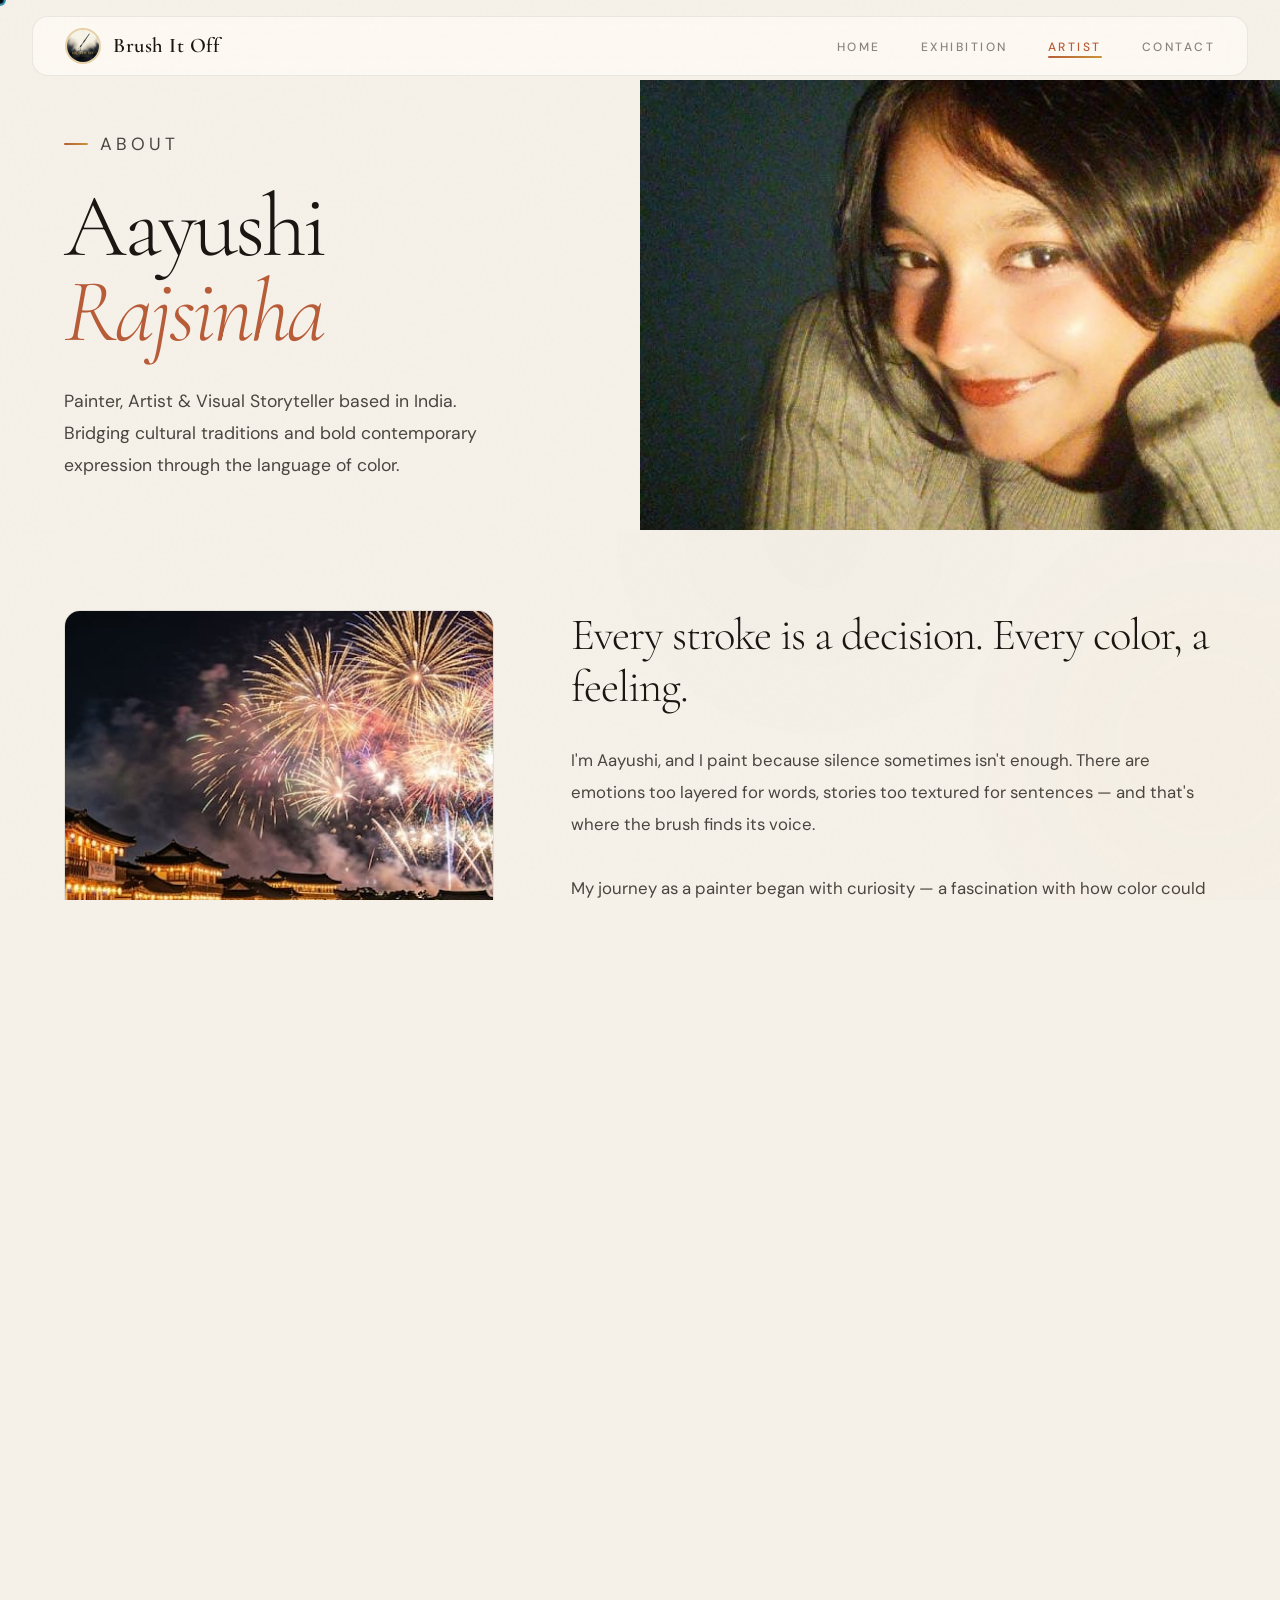
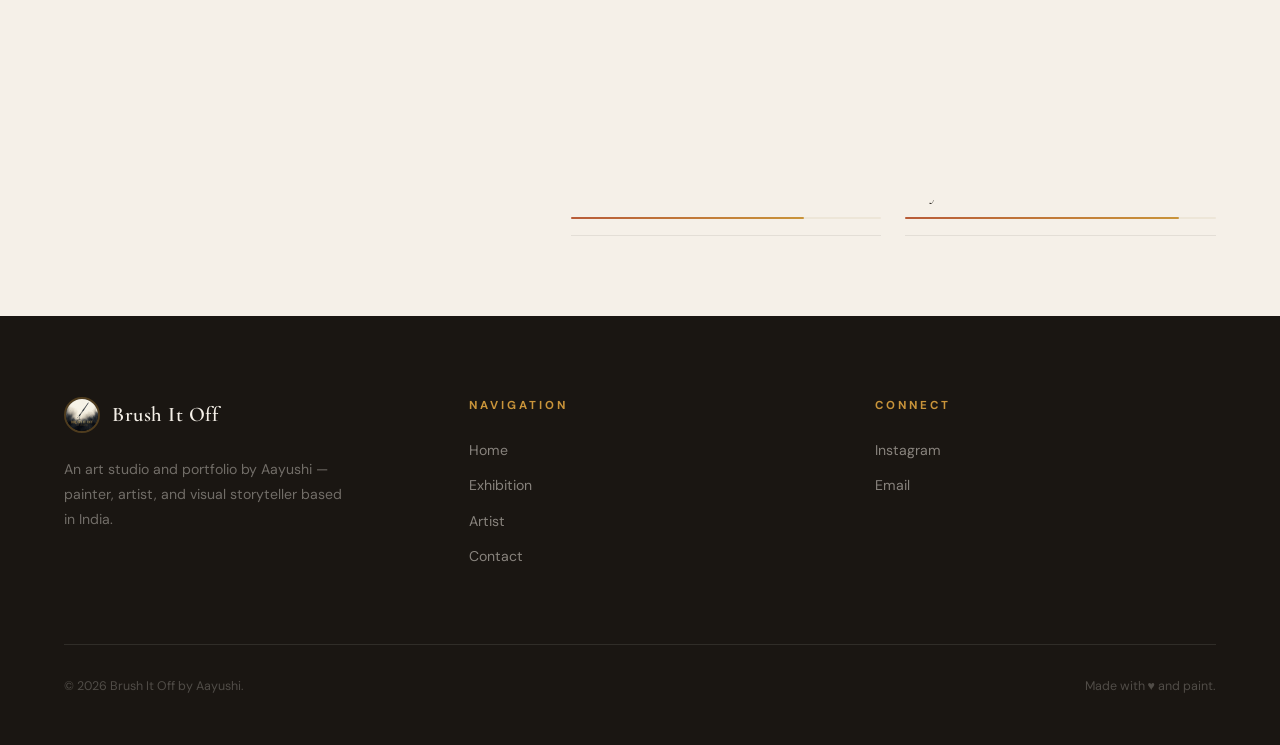
<file: about.html>
<!DOCTYPE html>
<html lang="en">
<head>
  <meta charset="UTF-8">
  <meta name="viewport" content="width=device-width, initial-scale=1.0">
  <meta name="description" content="Learn about Aayushi, the painter behind Brush It Off — her story, philosophy, and artistic journey.">
  <title>Artist | Brush It Off</title>
  <link rel="preconnect" href="https://fonts.googleapis.com">
  <link rel="preconnect" href="https://fonts.gstatic.com" crossorigin>
  <link href="https://fonts.googleapis.com/css2?family=Cormorant+Garamond:ital,wght@0,300;0,400;0,600;1,300;1,400&family=DM+Sans:ital,opsz,wght@0,9..40,300;0,9..40,400;0,9..40,500;1,9..40,300&display=swap" rel="stylesheet">
  <link rel="stylesheet" href="css/styles.css">
</head>
<body>

<div class="scroll-progress" id="scroll-progress"></div>
<div class="ambient-glow">
  <div class="glow-orb orb-1"></div>
  <div class="glow-orb orb-2"></div>
  <div class="glow-orb orb-3"></div>
</div>

<div class="cursor" id="cursor"><div class="cursor-ball"></div></div>
<div class="page-skin" id="page-skin"></div>


<header class="transparent" id="header">
  <a href="index.html" class="logo-wrap nav-link">
    <img src="assets/logo.jpg" alt="Brush It Off Logo" onerror="this.style.display='none'">
    Brush It Off
  </a>
  <nav>
    <ul>
      <li><a href="index.html" class="nav-link">Home</a></li>
      <li><a href="gallery.html" class="nav-link">Exhibition</a></li>
      <li><a href="about.html" class="active nav-link">Artist</a></li>
      <li><a href="contact.html" class="nav-link">Contact</a></li>
    </ul>
  </nav>
</header>

<!-- ABOUT HERO -->
<section class="about-page-hero">
  <div class="about-hero-left">
    <p class="section-label">About</p>
    <h1>Aayushi<br><em>Rajsinha</em></h1>
    <p>Painter, Artist &amp; Visual Storyteller based in India. Bridging cultural traditions and bold contemporary expression through the language of color.</p>
  </div>
  <div class="about-hero-right">
    <img src="assets/artist-photo.jpg" alt="Aayushi – Artist Portrait" onerror="this.src='assets/hero-4.jpeg'">
  </div>
</section>

<!-- MAIN ABOUT BODY -->
<section class="about-body">
  <div class="about-sticky-left reveal-left">
    <img src="assets/hero-4.jpeg" alt="Artwork by Aayushi">
    <div class="signature">— Aayushi</div>
  </div>

  <div class="about-right reveal-right">
    <h2>Every stroke is a decision. Every color, a feeling.</h2>

    <p>
      I'm Aayushi, and I paint because silence sometimes isn't enough. There are emotions too layered for words, stories too textured for sentences — and that's where the brush finds its voice.
    </p>

    <p>
      My journey as a painter began with curiosity — a fascination with how color could carry the weight of culture, memory, and myth. Growing up surrounded by the rich visual vocabulary of Indian art, I found myself drawn to the characters, patterns, and spiritual narratives that define our heritage.
    </p>

    <div class="pull-quote">
      "I don't paint what I see. I paint what I feel when I close my eyes and let the canvas breathe."
    </div>

    <p>
      Over time, this evolved into a language of my own. <strong>Brush It Off</strong> was born from this — an invitation to experience art that is unapologetically expressive. My work spans canvas paintings, intricate mandala dot-art, bold folk figures, and modern cubist compositions — always anchored in authenticity.
    </p>

    <p>
      Each piece begins with a feeling: a melody overheard, a moment of stillness, a burst of cultural pride. That seed grows into a sketch, then a palette, then a fully realized world on canvas. I believe art should make you feel something before you understand it.
    </p>

    <div class="skills-wrap">
      <h3>Mediums &amp; Styles</h3>
      <div class="skills-grid stagger">
        <div class="skill-item">
          <span>Canvas Painting</span>
          <div class="skill-bar"><div class="skill-fill" style="width:95%"></div></div>
        </div>
        <div class="skill-item">
          <span>Mandala &amp; Dot Art</span>
          <div class="skill-bar"><div class="skill-fill" style="width:90%"></div></div>
        </div>
        <div class="skill-item">
          <span>Indian Folk Art</span>
          <div class="skill-bar"><div class="skill-fill" style="width:85%"></div></div>
        </div>
        <div class="skill-item">
          <span>Abstract &amp; Cubism</span>
          <div class="skill-bar"><div class="skill-fill" style="width:80%"></div></div>
        </div>
        <div class="skill-item">
          <span>Watercolour</span>
          <div class="skill-bar"><div class="skill-fill" style="width:75%"></div></div>
        </div>
        <div class="skill-item">
          <span>Acrylic</span>
          <div class="skill-bar"><div class="skill-fill" style="width:88%"></div></div>
        </div>
      </div>
    </div>
  </div>
</section>

<footer>
  <div class="footer-brand">
    <a href="index.html" class="logo-wrap nav-link" style="margin-bottom:1.5rem;display:flex;">
      <img src="assets/logo.jpg" alt="Logo" onerror="this.style.display='none'">Brush It Off
    </a>
    <p>An art studio and portfolio by Aayushi — painter, artist, and visual storyteller based in India.</p>
  </div>
  <div class="footer-col">
    <h4>Navigation</h4>
    <a href="index.html" class="nav-link">Home</a>
    <a href="gallery.html" class="nav-link">Exhibition</a>
    <a href="about.html" class="nav-link">Artist</a>
    <a href="contact.html" class="nav-link">Contact</a>
  </div>
  <div class="footer-col">
    <h4>Connect</h4>
    <a href="https://www.instagram.com/brush_it_0ff/" target="_blank" rel="noopener noreferrer">Instagram</a>
    <a href="mailto:rajsinhaaayushifr16@gmail.com">Email</a>
  </div>
  <div class="footer-bottom">
    <span>&copy; 2026 Brush It Off by Aayushi.</span>
    <span>Made with ♥ and paint.</span>
  </div>
</footer>

<script src="js/main.js"></script>
</body>
</html>
</file>
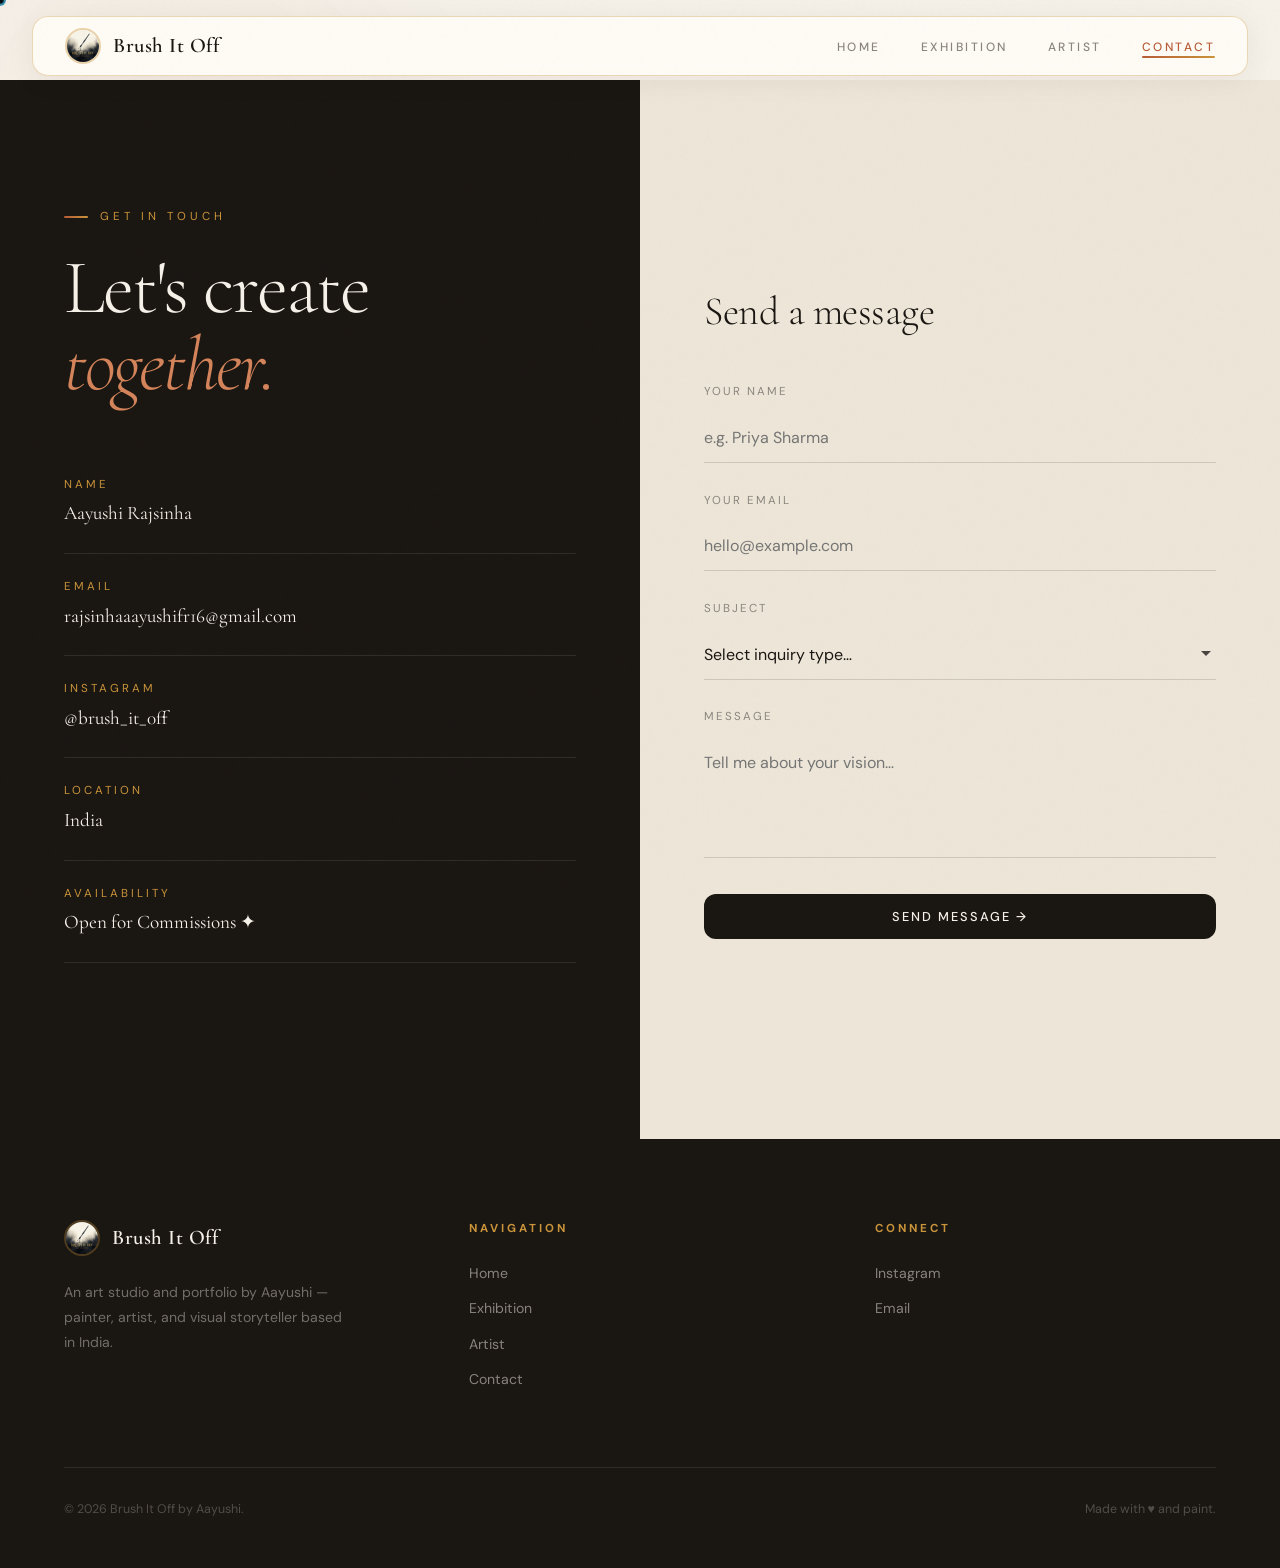
<file: contact.html>
<!DOCTYPE html>
<html lang="en">
<head>
  <meta charset="UTF-8">
  <meta name="viewport" content="width=device-width, initial-scale=1.0">
  <meta name="description" content="Contact Aayushi — Brush It Off. Commissions, collaborations and inquiries.">
  <title>Contact | Brush It Off</title>
  <link rel="preconnect" href="https://fonts.googleapis.com">
  <link rel="preconnect" href="https://fonts.gstatic.com" crossorigin>
  <link href="https://fonts.googleapis.com/css2?family=Cormorant+Garamond:ital,wght@0,300;0,400;0,600;1,300;1,400&family=DM+Sans:ital,opsz,wght@0,9..40,300;0,9..40,400;0,9..40,500;1,9..40,300&display=swap" rel="stylesheet">
  <link rel="stylesheet" href="css/styles.css">
</head>
<body>

<div class="scroll-progress" id="scroll-progress"></div>
<div class="ambient-glow">
  <div class="glow-orb orb-1"></div>
  <div class="glow-orb orb-2"></div>
  <div class="glow-orb orb-3"></div>
</div>

<div class="cursor" id="cursor"><div class="cursor-ball"></div></div>
<div class="page-skin" id="page-skin"></div>


<header class="solid" id="header">
  <a href="index.html" class="logo-wrap nav-link">
    <img src="assets/logo.jpg" alt="Brush It Off Logo" onerror="this.style.display='none'">
    Brush It Off
  </a>
  <nav>
    <ul>
      <li><a href="index.html" class="nav-link">Home</a></li>
      <li><a href="gallery.html" class="nav-link">Exhibition</a></li>
      <li><a href="about.html" class="nav-link">Artist</a></li>
      <li><a href="contact.html" class="active nav-link">Contact</a></li>
    </ul>
  </nav>
</header>

<main class="contact-hero">

  <!-- LEFT SIDE: Info -->
  <div class="contact-left">
    <p class="section-label" style="color:var(--gold);">Get in Touch</p>
    <h1>Let's create<br><em>together.</em></h1>

    <div class="contact-info-list">
      <div class="contact-info-item">
        <label>Name</label>
        <span>Aayushi Rajsinha</span>
      </div>
      <div class="contact-info-item">
        <label>Email</label>
        <a href="mailto:rajsinhaaayushifr16@gmail.com">rajsinhaaayushifr16@gmail.com</a>
      </div>
      <div class="contact-info-item">
        <label>Instagram</label>
        <a href="https://www.instagram.com/brush_it_0ff/" target="_blank" rel="noopener noreferrer">@brush_it_0ff</a>
      </div>
      <div class="contact-info-item">
        <label>Location</label>
        <span>India</span>
      </div>
      <div class="contact-info-item">
        <label>Availability</label>
        <span>Open for Commissions ✦</span>
      </div>
    </div>
  </div>

  <!-- RIGHT SIDE: Form -->
  <div class="contact-right">
    <form class="contact-form" action="https://formspree.io/f/xnjokkob" method="POST">
      <h2>Send a message</h2>

      <div class="form-group">
        <label for="name">Your Name</label>
        <input type="text" id="name" name="name" placeholder="e.g. Priya Sharma" required>
      </div>

      <div class="form-group">
        <label for="email">Your Email</label>
        <input type="email" id="email" name="email" placeholder="hello@example.com" required>
      </div>

      <div class="form-group">
        <label for="subject">Subject</label>
        <select id="subject" name="subject">
          <option value="">Select inquiry type…</option>
          <option value="Commission a Painting">Commission a Painting</option>
          <option value="Purchase Existing Work">Purchase Existing Work</option>
          <option value="Collaboration">Collaboration</option>
          <option value="General Inquiry">General Inquiry</option>
        </select>
      </div>

      <div class="form-group">
        <label for="message">Message</label>
        <textarea id="message" name="message" placeholder="Tell me about your vision…" required></textarea>
      </div>

      <button type="submit" class="btn-primary" style="width:100%;justify-content:center;">Send Message →</button>
    </form>
  </div>

</main>

<footer>
  <div class="footer-brand">
    <a href="index.html" class="logo-wrap nav-link" style="margin-bottom:1.5rem;display:flex;">
      <img src="assets/logo.jpg" alt="Logo" onerror="this.style.display='none'">Brush It Off
    </a>
    <p>An art studio and portfolio by Aayushi — painter, artist, and visual storyteller based in India.</p>
  </div>
  <div class="footer-col">
    <h4>Navigation</h4>
    <a href="index.html" class="nav-link">Home</a>
    <a href="gallery.html" class="nav-link">Exhibition</a>
    <a href="about.html" class="nav-link">Artist</a>
    <a href="contact.html" class="nav-link">Contact</a>
  </div>
  <div class="footer-col">
    <h4>Connect</h4>
    <a href="https://www.instagram.com/brush_it_0ff/" target="_blank" rel="noopener">Instagram</a>
    <a href="mailto:rajsinhaaayushifr16@gmail.com">Email</a>
  </div>
  <div class="footer-bottom">
    <span>&copy; 2026 Brush It Off by Aayushi.</span>
    <span>Made with ♥ and paint.</span>
  </div>
</footer>

<script src="js/main.js"></script>

</body>
</html>
</file>
<file: css/styles.css>
@import url('https://fonts.googleapis.com/css2?family=Cormorant+Garamond:ital,wght@0,300;0,400;0,600;1,300;1,400;1,600&family=DM+Sans:ital,opsz,wght@0,9..40,300;0,9..40,400;0,9..40,500;1,9..40,300&display=swap');

/* =====================
   DESIGN TOKENS — Warm Light Palette
   ===================== */
:root {
  --cream:       #F5F0E8;
  --cream-dark:  #EDE6D8;
  --ink:         #1A1612;
  --ink-soft:    #4A4540;
  --white:       #FFFDF8;
  --clay:        #B85C38;
  --clay-light:  #D4845A;
  --gold:        #C9943A;
  --gold-light:  #E8B96A;
  --sage:        #5E7A5A;
  --muted:       #8A857E;

  --bg-deep:     #F5F0E8;
  --bg-card:     #FFFDF8;
  --bg-surface:  #EDE6D8;
  --border-subtle: rgba(26,22,18,0.08);
  --border-glow:   rgba(201,148,58,0.35);

  --font-display: 'Cormorant Garamond', serif;
  --font-body:    'DM Sans', sans-serif;

  --ease:     cubic-bezier(0.77, 0, 0.175, 1);
  --ease-out: cubic-bezier(0.16, 1, 0.3, 1);
  --nav-h:    80px;

  --glow-gold: 0 0 40px rgba(201,148,58,0.12), 0 0 80px rgba(201,148,58,0.05);
  --glow-clay: 0 0 30px rgba(184,92,56,0.15);
}

/* =====================
   RESET & BASE
   ===================== */
*, *::before, *::after { margin: 0; padding: 0; box-sizing: border-box; }
html { scroll-behavior: smooth; }

body {
  background-color: var(--cream);
  color: var(--ink);
  font-family: var(--font-body);
  font-size: 16px;
  line-height: 1.6;
  overflow-x: hidden;
  cursor: none;
}

a { text-decoration: none; color: inherit; }
ul { list-style: none; }
img { display: block; max-width: 100%; }

/* =====================
   AMBIENT GLOW ORBS
   ===================== */
.ambient-glow {
  position: fixed;
  inset: 0;
  pointer-events: none;
  z-index: 0;
  overflow: hidden;
}
.glow-orb {
  position: absolute;
  border-radius: 50%;
  filter: blur(120px);
  opacity: 0.45;
  animation: orbFloat 20s ease-in-out infinite alternate;
}
.glow-orb.orb-1 {
  width: 500px; height: 500px;
  background: radial-gradient(circle, rgba(184,92,56,0.15), transparent 70%);
  top: -10%; left: -5%;
}
.glow-orb.orb-2 {
  width: 400px; height: 400px;
  background: radial-gradient(circle, rgba(201,148,58,0.12), transparent 70%);
  bottom: -5%; right: -10%;
  animation-delay: -7s;
}
.glow-orb.orb-3 {
  width: 350px; height: 350px;
  background: radial-gradient(circle, rgba(94,122,90,0.1), transparent 70%);
  top: 40%; left: 50%;
  animation-delay: -14s;
}
@keyframes orbFloat {
  0%   { transform: translate(0, 0) scale(1); }
  33%  { transform: translate(80px, -60px) scale(1.15); }
  66%  { transform: translate(-40px, 50px) scale(0.9); }
  100% { transform: translate(20px, -20px) scale(1.05); }
}

/* =====================
   GRAIN TEXTURE
   ===================== */
body::after {
  content: '';
  position: fixed;
  inset: 0;
  pointer-events: none;
  z-index: 99997;
  background-image: url("data:image/svg+xml,%3Csvg viewBox='0 0 256 256' xmlns='http://www.w3.org/2000/svg'%3E%3Cfilter id='noise'%3E%3CfeTurbulence type='fractalNoise' baseFrequency='0.9' numOctaves='4' stitchTiles='stitch'/%3E%3C/filter%3E%3Crect width='100%25' height='100%25' filter='url(%23noise)' opacity='0.03'/%3E%3C/svg%3E");
  opacity: 0.35;
}

/* =====================
   CURSOR
   ===================== */
.cursor {
  position: fixed;
  pointer-events: none;
  z-index: 99999;
  mix-blend-mode: difference;
}
.cursor-ball {
  position: absolute;
  top: 0; left: 0;
  width: 12px; height: 12px;
  border-radius: 50%;
  background: var(--clay);
  transform: translate(-50%, -50%);
  transition: transform 0.15s var(--ease-out), width 0.3s var(--ease-out), height 0.3s var(--ease-out);
}
.cursor.enlarged .cursor-ball {
  width: 60px; height: 60px;
  background: rgba(184,92,56,0.15);
  border: 1px solid var(--clay);
}

/* =====================
   PAGE TRANSITION
   ===================== */
.page-skin {
  position: fixed;
  inset: 0;
  background: var(--cream);
  z-index: 9998;
  transform: translateY(100%);
  transition: transform 0.8s var(--ease);
}
.page-skin.entering { transform: translateY(0); }
.page-skin.leaving  { transform: translateY(-100%); }

/* =====================
   HEADER — glassmorphism (light)
   ===================== */
header {
  position: fixed;
  top: 1rem; left: 50%;
  transform: translateX(-50%);
  width: calc(100% - 4rem);
  max-width: 1300px;
  height: 60px;
  display: flex;
  align-items: center;
  justify-content: space-between;
  padding: 0 2rem;
  z-index: 900;
  background: rgba(255,253,248,0.7);
  backdrop-filter: blur(20px) saturate(1.5);
  -webkit-backdrop-filter: blur(20px) saturate(1.5);
  border: 1px solid var(--border-subtle);
  border-radius: 16px;
  transition: background 0.4s, border-color 0.4s, box-shadow 0.4s;
}
header:hover {
  border-color: var(--border-glow);
  box-shadow: var(--glow-gold);
}
header.transparent { color: var(--ink); }
header.solid {
  background: rgba(255,253,248,0.85);
  border-color: var(--border-glow);
  color: var(--ink);
  box-shadow: 0 4px 30px rgba(26,22,18,0.06);
}

.logo-wrap {
  display: flex;
  align-items: center;
  gap: 12px;
  font-family: var(--font-display);
  font-size: 1.3rem;
  font-weight: 600;
  letter-spacing: 0.5px;
  color: var(--ink);
}
.logo-wrap img {
  height: 36px; width: 36px;
  object-fit: cover;
  border-radius: 50%;
  border: 2px solid rgba(201,148,58,0.4);
}

nav ul { display: flex; gap: 2.5rem; }
nav a {
  font-size: 0.75rem;
  text-transform: uppercase;
  letter-spacing: 2.5px;
  font-weight: 500;
  position: relative;
  color: var(--muted);
  transition: color 0.3s;
}
nav a:hover, nav a.active { color: var(--clay); }
nav a::after {
  content: '';
  position: absolute;
  bottom: -3px; left: 0;
  width: 0; height: 2px;
  background: linear-gradient(90deg, var(--clay), var(--gold));
  transition: width 0.5s var(--ease-out);
  border-radius: 1px;
}
nav a:hover::after, nav a.active::after { width: 100%; }

/* =====================
   BUTTONS
   ===================== */
.btn-primary {
  display: inline-flex;
  align-items: center;
  gap: 10px;
  background: var(--ink);
  color: var(--cream);
  padding: 14px 36px;
  font-family: var(--font-body);
  font-size: 0.8rem;
  text-transform: uppercase;
  letter-spacing: 2px;
  border: none;
  font-weight: 500;
  border-radius: 12px;
  position: relative;
  overflow: hidden;
  transition: transform 0.3s var(--ease-out), box-shadow 0.4s;
  cursor: none;
}
.btn-primary:hover { transform: translateY(-2px); box-shadow: 0 8px 30px rgba(26,22,18,0.15); }

.btn-outline {
  display: inline-flex;
  align-items: center;
  gap: 10px;
  border: 1px solid rgba(26,22,18,0.2);
  color: var(--ink);
  padding: 13px 34px;
  font-size: 0.78rem;
  text-transform: uppercase;
  letter-spacing: 2px;
  font-weight: 500;
  border-radius: 12px;
  transition: all 0.4s var(--ease-out);
  background: transparent;
  cursor: none;
}
.btn-outline:hover {
  background: var(--ink);
  color: var(--cream);
  border-color: var(--ink);
  transform: translateY(-2px);
}

/* =====================
   SECTION BASE
   ===================== */
section { position: relative; z-index: 1; }
.container { max-width: 1400px; margin: 0 auto; padding: 0 5vw; }
.section-label {
  font-family: var(--font-body);
  font-size: 0.72rem;
  text-transform: uppercase;
  letter-spacing: 4px;
  color: var(--clay);
  margin-bottom: 1.5rem;
  display: inline-flex;
  align-items: center;
  gap: 12px;
}
.section-label::before {
  content: '';
  width: 24px; height: 2px;
  background: linear-gradient(90deg, var(--clay), var(--gold));
  border-radius: 1px;
}

/* =====================
   INDEX — HERO
   ===================== */
.hero {
  min-height: 100vh;
  display: grid;
  grid-template-columns: 1fr 1fr;
  overflow: hidden;
  position: relative;
  background: var(--cream);
}
.hero-left {
  display: flex;
  flex-direction: column;
  justify-content: flex-end;
  padding: 0 6vw 8vh 5vw;
  position: relative;
  z-index: 2;
}
.hero-eyebrow {
  font-size: 0.78rem;
  letter-spacing: 4px;
  text-transform: uppercase;
  color: var(--clay);
  margin-bottom: 2rem;
}
.hero-title {
  font-family: var(--font-display);
  font-size: clamp(4.5rem, 8vw, 9rem);
  font-weight: 300;
  line-height: 0.92;
  letter-spacing: -2px;
  margin-bottom: 3rem;
  color: var(--ink);
}
.hero-title em { font-style: italic; color: var(--clay); }
.hero-actions { display: flex; align-items: center; gap: 2rem; }
.hero-scroll-hint {
  font-size: 0.72rem;
  text-transform: uppercase;
  letter-spacing: 3px;
  color: var(--muted);
  display: flex;
  align-items: center;
  gap: 10px;
}
.hero-scroll-hint::before {
  content: '';
  width: 40px; height: 1px;
  background: linear-gradient(90deg, transparent, var(--clay));
}
.hero-right {
  position: relative;
  overflow: hidden;
}
.hero-right img {
  width: 100%; height: 100%;
  object-fit: cover;
  transform: scale(1.06);
  transition: transform 2.5s var(--ease-out);
}
.hero.loaded .hero-right img { transform: scale(1); }
.hero-right::after {
  content: '';
  position: absolute;
  inset: 0;
  background: linear-gradient(to left, transparent 60%, var(--cream) 100%);
  pointer-events: none;
}
.hero-right-caption {
  position: absolute;
  bottom: 2rem; right: 2rem;
  font-family: var(--font-display);
  font-size: 0.85rem;
  font-style: italic;
  color: rgba(26,22,18,0.4);
  writing-mode: vertical-rl;
  z-index: 2;
}

/* =====================
   TICKER
   ===================== */
.ticker-wrap {
  overflow: hidden;
  background: var(--white);
  padding: 18px 0;
  border-top: 1px solid var(--border-subtle);
  border-bottom: 1px solid var(--border-subtle);
  position: relative; z-index: 1;
}
.ticker-track {
  display: flex; gap: 3rem;
  white-space: nowrap;
  animation: ticker 20s linear infinite;
}
.ticker-track span {
  font-family: var(--font-display);
  font-size: 1.1rem;
  font-style: italic;
  color: var(--muted);
  flex-shrink: 0;
}
.ticker-track span.sep { color: var(--gold); font-style: normal; }
@keyframes ticker {
  from { transform: translateX(0); }
  to   { transform: translateX(-50%); }
}

/* =====================
   INTRO STRIP
   ===================== */
.intro-strip {
  background: var(--white);
  color: var(--ink);
  padding: 6rem 5vw;
  display: grid;
  grid-template-columns: 1fr 2fr;
  gap: 6vw;
  align-items: center;
  border-top: 1px solid var(--border-subtle);
  border-bottom: 1px solid var(--border-subtle);
  position: relative; z-index: 1;
}
.intro-strip blockquote {
  font-family: var(--font-display);
  font-size: clamp(1.8rem, 3.5vw, 3rem);
  font-style: italic;
  font-weight: 300;
  line-height: 1.3;
  border-left: 2px solid var(--gold);
  padding-left: 2rem;
  color: var(--ink);
}
.intro-strip-right p {
  font-size: 1.1rem;
  color: var(--ink-soft);
  line-height: 1.8;
  margin-bottom: 2.5rem;
}

/* =====================
   FEATURED — glass cards
   ===================== */
.featured {
  padding: 8rem 0;
  position: relative; z-index: 1;
}
.featured-header {
  display: flex;
  justify-content: space-between;
  align-items: flex-end;
  padding: 0 5vw;
  margin-bottom: 4rem;
}
.featured-header h2 {
  font-family: var(--font-display);
  font-size: clamp(2.5rem, 5vw, 5rem);
  font-weight: 300;
  line-height: 1;
  letter-spacing: -1px;
  color: var(--ink);
}

/* Bento grid */
.bento-grid {
  display: grid;
  grid-template-columns: repeat(12, 1fr);
  grid-auto-rows: 80px;
  gap: 1rem;
  padding: 0 5vw;
}
.bento-item {
  position: relative;
  overflow: hidden;
  background: var(--cream-dark);
  border: 1px solid var(--border-subtle);
  border-radius: 16px;
  transition: border-color 0.5s, box-shadow 0.5s, transform 0.4s var(--ease-out);
}
.bento-item:hover {
  border-color: var(--border-glow);
  box-shadow: var(--glow-gold);
}
.bento-item img {
  width: 100%; height: 100%;
  object-fit: cover;
  transition: transform 0.8s var(--ease-out);
  border-radius: 15px;
}
.bento-item:hover img { transform: scale(1.06); }
.bento-caption {
  position: absolute;
  inset: 0;
  background: linear-gradient(to top, rgba(26,22,18,0.8) 0%, transparent 55%);
  display: flex;
  flex-direction: column;
  justify-content: flex-end;
  padding: 1.5rem;
  opacity: 0;
  transition: opacity 0.5s ease;
  border-radius: 15px;
}
.bento-item:hover .bento-caption { opacity: 1; }
.bento-caption h3 {
  font-family: var(--font-display);
  font-size: 1.4rem;
  font-weight: 400;
  color: #fff;
  font-style: italic;
}
.bento-caption span {
  font-size: 0.72rem;
  text-transform: uppercase;
  letter-spacing: 2px;
  color: var(--gold-light);
  margin-top: 4px;
}
.bento-1 { grid-column: 1 / 6; grid-row: 1 / 6; }
.bento-2 { grid-column: 6 / 9; grid-row: 1 / 4; }
.bento-3 { grid-column: 9 / 13; grid-row: 1 / 5; }
.bento-4 { grid-column: 6 / 9; grid-row: 4 / 7; }
.bento-5 { grid-column: 9 / 13; grid-row: 5 / 7; }
.bento-6 { grid-column: 1 / 5; grid-row: 6 / 9; }
.bento-7 { grid-column: 5 / 9; grid-row: 7 / 9; }
.bento-8 { grid-column: 9 / 13; grid-row: 7 / 9; }

/* =====================
   ABOUT TEASER
   ===================== */
.about-teaser {
  background: var(--white);
  padding: 10rem 5vw;
  display: grid;
  grid-template-columns: 1fr 1fr;
  gap: 8vw;
  align-items: center;
  border-top: 1px solid var(--border-subtle);
  position: relative; z-index: 1;
}
.teaser-img-wrap { position: relative; }
.teaser-img-wrap img {
  width: 100%;
  aspect-ratio: 4/5;
  object-fit: cover;
  border-radius: 20px;
  border: 1px solid var(--border-subtle);
}
.teaser-img-wrap::after {
  content: '';
  position: absolute;
  bottom: -1.5rem; right: -1.5rem;
  width: 70%; height: 70%;
  border: 2px solid rgba(201,148,58,0.25);
  border-radius: 20px;
  z-index: -1;
}
.teaser-text h2 {
  font-family: var(--font-display);
  font-size: clamp(2.5rem, 4vw, 4rem);
  font-weight: 300;
  line-height: 1.1;
  letter-spacing: -1px;
  margin-bottom: 2rem;
  color: var(--ink);
}
.teaser-text h2 em { font-style: italic; color: var(--clay); }
.teaser-text p {
  color: var(--ink-soft);
  font-size: 1.05rem;
  line-height: 1.9;
  margin-bottom: 3rem;
}
.teaser-stats {
  display: grid;
  grid-template-columns: repeat(3, 1fr);
  gap: 2rem;
  margin-bottom: 3rem;
  border-top: 1px solid var(--border-subtle);
  padding-top: 2rem;
}
.stat-num {
  font-family: var(--font-display);
  font-size: 3rem;
  font-weight: 300;
  color: var(--clay);
  line-height: 1;
}
.stat-label {
  font-size: 0.78rem;
  text-transform: uppercase;
  letter-spacing: 2px;
  color: var(--muted);
  margin-top: 6px;
}

/* =====================
   PROCESS — glass cards
   ===================== */
.process {
  background: var(--cream);
  color: var(--ink);
  padding: 8rem 5vw;
  position: relative; z-index: 1;
}
.process h2 {
  font-family: var(--font-display);
  font-size: clamp(2rem, 4vw, 4rem);
  font-weight: 300;
  margin-bottom: 4rem;
  letter-spacing: -1px;
  color: var(--ink);
}
.process-grid {
  display: grid;
  grid-template-columns: repeat(4, 1fr);
  gap: 1.5rem;
}
.process-step {
  background: var(--white);
  border: 1px solid var(--border-subtle);
  border-radius: 16px;
  padding: 2.5rem 2rem;
  transition: border-color 0.4s, box-shadow 0.4s, transform 0.4s var(--ease-out);
}
.process-step:hover {
  border-color: var(--border-glow);
  box-shadow: var(--glow-gold);
  transform: translateY(-4px);
}
.step-num {
  font-family: var(--font-display);
  font-size: 3rem;
  font-weight: 300;
  color: var(--gold);
  opacity: 0.5;
  line-height: 1;
  margin-bottom: 1.2rem;
}
.process-step h3 {
  font-family: var(--font-display);
  font-size: 1.3rem;
  font-weight: 400;
  margin-bottom: 1rem;
  color: var(--ink);
}
.process-step p {
  font-size: 0.9rem;
  color: var(--muted);
  line-height: 1.7;
}

/* =====================
   FOOTER
   ===================== */
footer {
  background: var(--ink);
  color: var(--cream);
  padding: 5rem 5vw 3rem;
  display: grid;
  grid-template-columns: 1fr 1fr 1fr;
  gap: 4rem;
  border-top: 1px solid var(--border-subtle);
  position: relative; z-index: 1;
}
.footer-brand .logo-wrap { margin-bottom: 1.5rem; color: var(--cream); }
.footer-brand .logo-wrap img { border-color: rgba(201,148,58,0.3); }
.footer-brand p {
  font-size: 0.88rem;
  color: rgba(245,240,232,0.4);
  line-height: 1.8;
  max-width: 280px;
}
.footer-col h4 {
  font-size: 0.72rem;
  text-transform: uppercase;
  letter-spacing: 3px;
  color: var(--gold);
  margin-bottom: 1.5rem;
}
.footer-col a {
  display: block;
  font-size: 0.88rem;
  color: rgba(245,240,232,0.5);
  margin-bottom: 0.8rem;
  transition: color 0.3s;
}
.footer-col a:hover { color: var(--cream); }
.footer-bottom {
  grid-column: 1 / -1;
  border-top: 1px solid rgba(245,240,232,0.1);
  padding-top: 2rem;
  display: flex;
  justify-content: space-between;
  font-size: 0.78rem;
  color: rgba(245,240,232,0.25);
}

/* =====================
   GALLERY PAGE
   ===================== */
.gallery-page-hero {
  padding-top: var(--nav-h);
  height: 40vh;
  display: flex;
  align-items: flex-end;
  padding-bottom: 4rem;
  padding-left: 5vw;
  position: relative;
  overflow: hidden;
  z-index: 1;
  background: var(--cream);
}
.gallery-page-hero::before {
  content: '';
  position: absolute;
  inset: 0;
  background: radial-gradient(circle at 70% 50%, rgba(184,92,56,0.08), transparent 60%);
}
.gallery-page-hero h1 {
  font-family: var(--font-display);
  font-size: clamp(3.5rem, 8vw, 9rem);
  font-weight: 300;
  letter-spacing: -3px;
  line-height: 1;
  position: relative;
  color: var(--ink);
}
.gallery-page-hero h1 em { color: var(--clay); }

/* Filters — pills */
.gallery-filters {
  padding: 2.5rem 5vw;
  display: flex;
  gap: 0.8rem;
  border-bottom: 1px solid var(--border-subtle);
  flex-wrap: wrap;
  position: relative; z-index: 1;
  background: var(--cream);
}
.filter-btn {
  padding: 8px 20px;
  font-size: 0.75rem;
  text-transform: uppercase;
  letter-spacing: 2px;
  border: 1px solid var(--border-subtle);
  background: var(--white);
  color: var(--muted);
  cursor: none;
  transition: all 0.3s;
  font-family: var(--font-body);
  border-radius: 100px;
}
.filter-btn:hover, .filter-btn.active {
  background: var(--ink);
  border-color: var(--ink);
  color: var(--cream);
}

/* Masonry */
.gallery-masonry {
  padding: 3rem 5vw 6rem;
  columns: 4 280px;
  column-gap: 1.2rem;
  position: relative; z-index: 1;
}
.masonry-item {
  break-inside: avoid;
  margin-bottom: 1.2rem;
  position: relative;
  overflow: hidden;
  background: var(--white);
  border: 1px solid var(--border-subtle);
  border-radius: 16px;
  transition: border-color 0.4s, box-shadow 0.4s;
}
.masonry-item:hover {
  border-color: var(--border-glow);
  box-shadow: var(--glow-gold);
}
.masonry-item img {
  width: 100%;
  display: block;
  object-fit: cover;
  transition: transform 0.7s var(--ease-out);
  border-radius: 15px;
}
.masonry-item:hover img { transform: scale(1.04); }
.masonry-caption {
  position: absolute;
  inset: 0;
  background: linear-gradient(to top, rgba(26,22,18,0.8) 0%, transparent 55%);
  display: flex;
  flex-direction: column;
  justify-content: flex-end;
  padding: 1.5rem;
  opacity: 0;
  transition: opacity 0.45s ease;
  border-radius: 15px;
  gap: 8px;
}
.masonry-item:hover .masonry-caption { opacity: 1; }
.masonry-caption h3 {
  font-family: var(--font-display);
  font-size: 1.2rem;
  font-style: italic;
  color: #fff;
}
.masonry-caption p {
  font-size: 0.72rem;
  color: rgba(255,255,255,0.6);
  text-transform: uppercase;
  letter-spacing: 2px;
}

/* =====================
   ABOUT PAGE
   ===================== */
.about-page-hero {
  padding-top: var(--nav-h);
  display: grid;
  grid-template-columns: 1fr 1fr;
  position: relative; z-index: 1;
  background: var(--cream);
}
.about-hero-left {
  display: flex;
  flex-direction: column;
  justify-content: center;
  padding: 3rem 5vw;
}
.about-hero-left h1 {
  font-family: var(--font-display);
  font-size: clamp(4rem, 7vw, 8rem);
  font-weight: 300;
  line-height: 0.95;
  letter-spacing: -3px;
  margin-bottom: 2rem;
  color: var(--ink);
}
.about-hero-left h1 em { color: var(--clay); }
.about-hero-left p {
  font-size: 1.1rem;
  color: var(--ink-soft);
  line-height: 1.8;
  max-width: 440px;
}
.about-hero-right { position: relative; overflow: hidden; max-height: 450px; }
.about-hero-right img { width: 100%; height: 100%; object-fit: cover; }

.about-body {
  padding: 5rem 5vw;
  display: grid;
  grid-template-columns: 2fr 3fr;
  gap: 6vw;
  position: relative; z-index: 1;
}
.about-sticky-left {
  position: sticky;
  top: calc(var(--nav-h) + 2rem);
  align-self: start;
}
.about-sticky-left img {
  width: 100%;
  aspect-ratio: 3/4;
  object-fit: cover;
  margin-bottom: 2rem;
  border-radius: 16px;
  border: 1px solid var(--border-subtle);
}
.about-sticky-left .signature {
  font-family: var(--font-display);
  font-size: 2rem;
  font-style: italic;
  color: var(--clay);
}
.about-right h2 {
  font-family: var(--font-display);
  font-size: clamp(2rem, 3.5vw, 3.5rem);
  font-weight: 300;
  line-height: 1.15;
  letter-spacing: -1px;
  margin-bottom: 2rem;
  color: var(--ink);
}
.about-right p {
  font-size: 1.05rem;
  line-height: 1.9;
  color: var(--ink-soft);
  margin-bottom: 2rem;
}
.pull-quote {
  font-family: var(--font-display);
  font-size: 1.7rem;
  font-style: italic;
  font-weight: 300;
  color: var(--clay);
  border-left: 3px solid var(--gold);
  padding: 1.5rem 0 1.5rem 2rem;
  margin: 3rem 0;
  line-height: 1.4;
}
.skills-wrap { margin-top: 4rem; }
.skills-wrap h3 {
  font-size: 0.72rem;
  text-transform: uppercase;
  letter-spacing: 3px;
  color: var(--clay);
  margin-bottom: 2rem;
}
.skills-grid {
  display: grid;
  grid-template-columns: 1fr 1fr;
  gap: 1.5rem;
}
.skill-item {
  border-bottom: 1px solid var(--border-subtle);
  padding-bottom: 1rem;
}
.skill-item span {
  font-family: var(--font-display);
  font-size: 1.1rem;
  display: block;
  margin-bottom: 0.5rem;
  color: var(--ink);
}
.skill-bar { height: 2px; background: var(--cream-dark); position: relative; border-radius: 1px; }
.skill-fill {
  height: 100%;
  background: linear-gradient(90deg, var(--clay), var(--gold));
  border-radius: 1px;
}

/* =====================
   CONTACT PAGE
   ===================== */
.contact-hero {
  min-height: 100vh;
  display: grid;
  grid-template-columns: 1fr 1fr;
  padding-top: var(--nav-h);
  position: relative; z-index: 1;
}
.contact-left {
  background: var(--ink);
  color: var(--cream);
  display: flex;
  flex-direction: column;
  justify-content: center;
  padding: 8rem 5vw;
}
.contact-left h1 {
  font-family: var(--font-display);
  font-size: clamp(3.5rem, 6vw, 7rem);
  font-weight: 300;
  letter-spacing: -2px;
  line-height: 1;
  margin-bottom: 3rem;
  color: var(--cream);
}
.contact-left h1 em { color: var(--clay-light); }
.contact-info-list { margin-bottom: 3rem; }
.contact-info-item {
  display: flex;
  flex-direction: column;
  gap: 4px;
  padding: 1.5rem 0;
  border-bottom: 1px solid rgba(245,240,232,0.1);
}
.contact-info-item label {
  font-size: 0.72rem;
  text-transform: uppercase;
  letter-spacing: 3px;
  color: var(--gold);
}
.contact-info-item a, .contact-info-item span {
  font-family: var(--font-display);
  font-size: 1.2rem;
  color: var(--cream);
  transition: color 0.3s;
}
.contact-info-item a:hover { color: var(--clay-light); }
.contact-social { display: flex; gap: 1.5rem; }
.contact-social a {
  font-size: 0.78rem;
  text-transform: uppercase;
  letter-spacing: 2px;
  color: rgba(245,240,232,0.5);
  transition: color 0.3s;
}
.contact-social a:hover { color: var(--cream); }

.contact-right {
  display: flex;
  align-items: center;
  justify-content: center;
  padding: 6rem 5vw;
  background: var(--cream-dark);
}
.contact-form { width: 100%; max-width: 520px; }
.contact-form h2 {
  font-family: var(--font-display);
  font-size: 2.5rem;
  font-weight: 300;
  margin-bottom: 2.5rem;
  letter-spacing: -0.5px;
  color: var(--ink);
}
.form-group { margin-bottom: 1.8rem; }
.form-group label {
  display: block;
  font-size: 0.72rem;
  text-transform: uppercase;
  letter-spacing: 2px;
  color: var(--muted);
  margin-bottom: 0.7rem;
}
.form-group input,
.form-group textarea,
.form-group select {
  width: 100%;
  padding: 14px 0;
  border: none;
  border-bottom: 1px solid rgba(26,22,18,0.15);
  background: transparent;
  font-family: var(--font-body);
  font-size: 1rem;
  color: var(--ink);
  outline: none;
  transition: border-color 0.3s;
  cursor: none;
}
.form-group input:focus,
.form-group textarea:focus,
.form-group select:focus { border-color: var(--clay); }
.form-group textarea { resize: none; height: 120px; }
.form-group select {
  appearance: none;
  background-image: url("data:image/svg+xml,%3Csvg xmlns='http://www.w3.org/2000/svg' width='12' height='12' viewBox='0 0 12 12'%3E%3Cpath d='M6 8L1 3h10z' fill='%234A4540'/%3E%3C/svg%3E");
  background-repeat: no-repeat;
  background-position: right 4px center;
  padding-right: 24px;
}
.form-group select option {
  background: #fff;
  color: var(--ink);
  padding: 8px;
}

/* =====================
   SCROLL ANIMATIONS
   ===================== */
.reveal {
  opacity: 0;
  transform: translateY(40px);
  transition: opacity 0.9s var(--ease-out), transform 0.9s var(--ease-out);
}
.reveal.visible { opacity: 1; transform: translateY(0); }
.reveal-left {
  opacity: 0;
  transform: translateX(-40px);
  transition: opacity 0.9s var(--ease-out), transform 0.9s var(--ease-out);
}
.reveal-left.visible { opacity: 1; transform: translateX(0); }
.reveal-right {
  opacity: 0;
  transform: translateX(40px);
  transition: opacity 0.9s var(--ease-out), transform 0.9s var(--ease-out);
}
.reveal-right.visible { opacity: 1; transform: translateX(0); }
.stagger > * {
  opacity: 0;
  transform: translateY(30px);
  transition: opacity 0.6s var(--ease-out), transform 0.6s var(--ease-out);
}
.stagger.visible > *:nth-child(1) { opacity:1; transform:translateY(0); transition-delay:0s; }
.stagger.visible > *:nth-child(2) { opacity:1; transform:translateY(0); transition-delay:0.1s; }
.stagger.visible > *:nth-child(3) { opacity:1; transform:translateY(0); transition-delay:0.2s; }
.stagger.visible > *:nth-child(4) { opacity:1; transform:translateY(0); transition-delay:0.3s; }
.stagger.visible > *:nth-child(5) { opacity:1; transform:translateY(0); transition-delay:0.4s; }
.stagger.visible > *:nth-child(6) { opacity:1; transform:translateY(0); transition-delay:0.5s; }
.stagger.visible > *:nth-child(7) { opacity:1; transform:translateY(0); transition-delay:0.6s; }
.stagger.visible > *:nth-child(8) { opacity:1; transform:translateY(0); transition-delay:0.7s; }

/* =====================
   RESPONSIVE
   ===================== */
@media (max-width: 1024px) {
  .bento-grid { grid-template-columns: repeat(6, 1fr); }
  .bento-1 { grid-column: 1/4; grid-row: 1/5; }
  .bento-2 { grid-column: 4/7; grid-row: 1/3; }
  .bento-3 { grid-column: 4/7; grid-row: 3/5; }
  .bento-4 { grid-column: 1/4; grid-row: 5/7; }
  .bento-5 { grid-column: 4/7; grid-row: 5/7; }
  .bento-6, .bento-7, .bento-8 { display: none; }
  .process-grid { grid-template-columns: 1fr 1fr; gap: 1rem; }
  footer { grid-template-columns: 1fr 1fr; }
  header { width: calc(100% - 2rem); }
}
@media (max-width: 768px) {
  .hero, .about-teaser, .intro-strip,
  .about-page-hero, .contact-hero { grid-template-columns: 1fr; }
  .hero-right { height: 50vw; }
  .about-page-hero { min-height: auto; }
  .about-page-hero .about-hero-right { height: 50vw; }
  .about-body { grid-template-columns: 1fr; }
  .about-sticky-left { position: relative; top: auto; }
  .gallery-masonry { columns: 2 200px; }
  .process-grid { grid-template-columns: 1fr; }
  .contact-hero { grid-template-columns: 1fr; }
  footer { grid-template-columns: 1fr; }
  nav ul { display: none; }
  .bento-grid { display: flex; flex-direction: column; height: auto; }
  .bento-item { height: 250px; }
  header { width: calc(100% - 1rem); top: 0.5rem; border-radius: 12px; }
}

/* =====================
   ART CARD PANEL
   ===================== */
.art-card-overlay {
  position: fixed;
  inset: 0;
  background: rgba(26,22,18,0.5);
  z-index: 8998;
  opacity: 0;
  pointer-events: none;
  transition: opacity 0.5s var(--ease-out);
  backdrop-filter: blur(6px);
}
.art-card-overlay.open { opacity: 1; pointer-events: all; }

.art-card-panel {
  position: fixed;
  top: 0; right: 0;
  width: 420px;
  max-width: 100vw;
  height: 100vh;
  background: var(--white);
  z-index: 8999;
  transform: translateX(100%);
  transition: transform 0.6s var(--ease);
  display: flex;
  flex-direction: column;
  overflow: hidden;
  box-shadow: -20px 0 60px rgba(26,22,18,0.2);
}
.art-card-panel.open { transform: translateX(0); }
.art-card-img-wrap {
  width: 100%; height: 50%;
  flex-shrink: 0;
  overflow: hidden;
  position: relative;
}
.art-card-img-wrap img {
  width: 100%; height: 100%;
  object-fit: cover;
  transition: transform 6s ease;
}
.art-card-panel.open .art-card-img-wrap img { transform: scale(1.05); }
.art-card-img-badge {
  position: absolute;
  top: 1.5rem; left: 1.5rem;
  background: var(--gold);
  color: var(--ink);
  font-family: var(--font-body);
  font-size: 0.72rem;
  font-weight: 700;
  padding: 5px 14px;
  letter-spacing: 1px;
  text-transform: uppercase;
  border-radius: 100px;
}
.art-card-body {
  flex: 1;
  overflow-y: auto;
  padding: 2.5rem;
  display: flex;
  flex-direction: column;
}
.art-card-close {
  position: absolute;
  top: 1rem; right: 1rem;
  width: 36px; height: 36px;
  background: rgba(26,22,18,0.6);
  border: none;
  color: #fff;
  font-size: 1rem;
  border-radius: 50%;
  display: flex;
  align-items: center;
  justify-content: center;
  cursor: none;
  z-index: 2;
  transition: all 0.3s;
}
.art-card-close:hover { background: var(--clay); transform: rotate(90deg); }
.art-card-label {
  font-size: 0.68rem;
  text-transform: uppercase;
  letter-spacing: 3px;
  color: var(--clay);
  margin-bottom: 0.8rem;
}
.art-card-title {
  font-family: var(--font-display);
  font-size: 2rem;
  font-weight: 300;
  font-style: italic;
  line-height: 1.1;
  letter-spacing: -0.5px;
  margin-bottom: 0.5rem;
  color: var(--ink);
}
.art-card-medium {
  font-size: 0.78rem;
  color: var(--muted);
  text-transform: uppercase;
  letter-spacing: 2px;
  margin-bottom: 1.5rem;
}
.art-card-divider {
  height: 1px;
  background: var(--border-subtle);
  margin-bottom: 1.5rem;
}
.art-card-price {
  font-family: var(--font-display);
  font-size: 1.8rem;
  color: var(--clay);
  font-weight: 300;
  margin-bottom: 1.2rem;
}
.art-card-desc {
  font-size: 0.95rem;
  color: var(--ink-soft);
  line-height: 1.8;
  flex: 1;
  margin-bottom: 2rem;
}
.art-card-actions { display: flex; flex-direction: column; gap: 10px; }
.art-card-actions .btn-primary,
.art-card-actions .btn-outline { width: 100%; justify-content: center; font-size: 0.75rem; }

@media (max-width: 768px) {
  .art-card-panel { width: 100vw; }
  .art-card-img-wrap { height: 40%; }
}

/* =====================
   CURSOR TRAIL
   ===================== */
.trail-dot {
  position: fixed;
  width: 6px; height: 6px;
  border-radius: 50%;
  background: var(--clay);
  pointer-events: none;
  z-index: 99990;
  opacity: 0;
  transform: translate(-50%, -50%);
  transition: opacity 0.3s;
}

/* =====================
   GALLERY SPOTLIGHT
   ===================== */
.gallery-masonry::after {
  content: '';
  position: fixed;
  width: 350px; height: 350px;
  background: radial-gradient(circle, rgba(201,148,58,0.06) 0%, transparent 70%);
  border-radius: 50%;
  pointer-events: none;
  transform: translate(-50%, -50%);
  z-index: 10;
  opacity: 0;
  transition: opacity 0.3s;
  top: var(--spot-y, 50%);
  left: var(--spot-x, 50%);
}
.gallery-masonry.spotlit::after { opacity: 1; }

/* =====================
   PRICE TAGS
   ===================== */
.price-tag {
  display: inline-flex;
  align-items: center;
  gap: 6px;
  background: var(--gold);
  color: var(--ink);
  font-family: var(--font-body);
  font-size: 0.8rem;
  font-weight: 600;
  padding: 4px 14px;
  letter-spacing: 0.5px;
  width: fit-content;
  margin-top: 4px;
  border-radius: 100px;
}
.price-actions { display: flex; gap: 8px; margin-top: 8px; }
.price-btn {
  flex: 1;
  padding: 8px 10px;
  font-size: 0.7rem;
  text-transform: uppercase;
  letter-spacing: 1.5px;
  font-weight: 600;
  border: none;
  font-family: var(--font-body);
  cursor: none;
  transition: all 0.3s;
  border-radius: 8px;
}
.price-btn.buy { background: var(--clay); color: #fff; }
.price-btn.buy:hover { background: var(--gold); color: var(--ink); }
.price-btn.inquire {
  background: transparent;
  border: 1px solid rgba(255,255,255,0.4);
  color: #fff;
}
.price-btn.inquire:hover { background: rgba(255,255,255,0.15); }

/* =====================
   COMMISSION SECTION
   ===================== */
.commission-section {
  background: var(--ink);
  color: var(--cream);
  padding: 8rem 5vw;
  display: grid;
  grid-template-columns: 1fr 1fr;
  gap: 8vw;
  align-items: start;
  position: relative; z-index: 1;
}
.commission-left h2 {
  font-family: var(--font-display);
  font-size: clamp(2.5rem, 5vw, 5rem);
  font-weight: 300;
  letter-spacing: -2px;
  line-height: 1;
  margin-bottom: 2rem;
  color: var(--cream);
}
.commission-left h2 em { color: var(--clay-light); }
.commission-left p {
  font-size: 1rem;
  color: rgba(245,240,232,0.6);
  line-height: 1.8;
  margin-bottom: 3rem;
}
.commission-perks { display: flex; flex-direction: column; gap: 1.5rem; }
.commission-perk {
  display: flex;
  align-items: flex-start;
  gap: 1.5rem;
  padding: 1.5rem 0;
  border-bottom: 1px solid rgba(245,240,232,0.08);
}
.perk-icon { font-size: 1.5rem; flex-shrink: 0; margin-top: 2px; }
.perk-text h4 {
  font-family: var(--font-display);
  font-size: 1.1rem;
  font-weight: 400;
  margin-bottom: 4px;
  color: var(--cream);
}
.perk-text p {
  font-size: 0.85rem;
  color: rgba(245,240,232,0.45);
  line-height: 1.6;
  margin: 0;
}
.commission-right {
  background: rgba(245,240,232,0.04);
  border: 1px solid rgba(245,240,232,0.08);
  padding: 3rem;
  border-radius: 16px;
}
.commission-form .form-group label { color: rgba(245,240,232,0.5); }
.commission-form .form-group input,
.commission-form .form-group textarea,
.commission-form .form-group select {
  color: var(--cream);
  border-color: rgba(245,240,232,0.15);
}
.commission-form .form-group input::placeholder,
.commission-form .form-group textarea::placeholder { color: rgba(245,240,232,0.25); }
.commission-form .form-group input:focus,
.commission-form .form-group textarea:focus,
.commission-form .form-group select:focus { border-color: var(--gold); }
.commission-form .form-group select {
  background-image: url("data:image/svg+xml,%3Csvg xmlns='http://www.w3.org/2000/svg' width='12' height='12' viewBox='0 0 12 12'%3E%3Cpath d='M6 8L1 3h10z' fill='%23E8B96A'/%3E%3C/svg%3E");
}
.commission-form .form-group select option {
  background: var(--ink);
  color: var(--cream);
}

/* =====================
   GALLERY ANIMATIONS
   ===================== */
@keyframes itemFlyIn {
  from { opacity: 0; transform: translateY(60px) rotate(-1deg); }
  to   { opacity: 1; transform: translateY(0) rotate(0); }
}
.masonry-item.anim-in { animation: itemFlyIn 0.7s var(--ease-out) both; }

/* Hero chars */
.char {
  display: inline-block;
  opacity: 0;
  transform: translateY(0.8em) rotate(3deg);
  animation: charReveal 0.7s var(--ease-out) forwards;
}
@keyframes charReveal {
  to { opacity: 1; transform: translateY(0) rotate(0); }
}

/* Gallery badge */
.gallery-count-badge {
  position: fixed;
  bottom: 2rem; right: 2rem;
  background: var(--ink);
  color: var(--cream);
  padding: 10px 18px;
  font-family: var(--font-display);
  font-size: 0.9rem;
  font-style: italic;
  z-index: 800;
  opacity: 0;
  transition: opacity 0.4s;
  border-radius: 100px;
}
.gallery-count-badge.show { opacity: 1; }

/* Scroll progress */
.scroll-progress {
  position: fixed;
  top: 0; left: 0;
  height: 2px;
  background: linear-gradient(90deg, var(--clay), var(--gold), var(--clay-light));
  z-index: 9999;
  width: 0%;
}

@media (max-width: 768px) {
  .commission-section { grid-template-columns: 1fr; }
}
</file>
